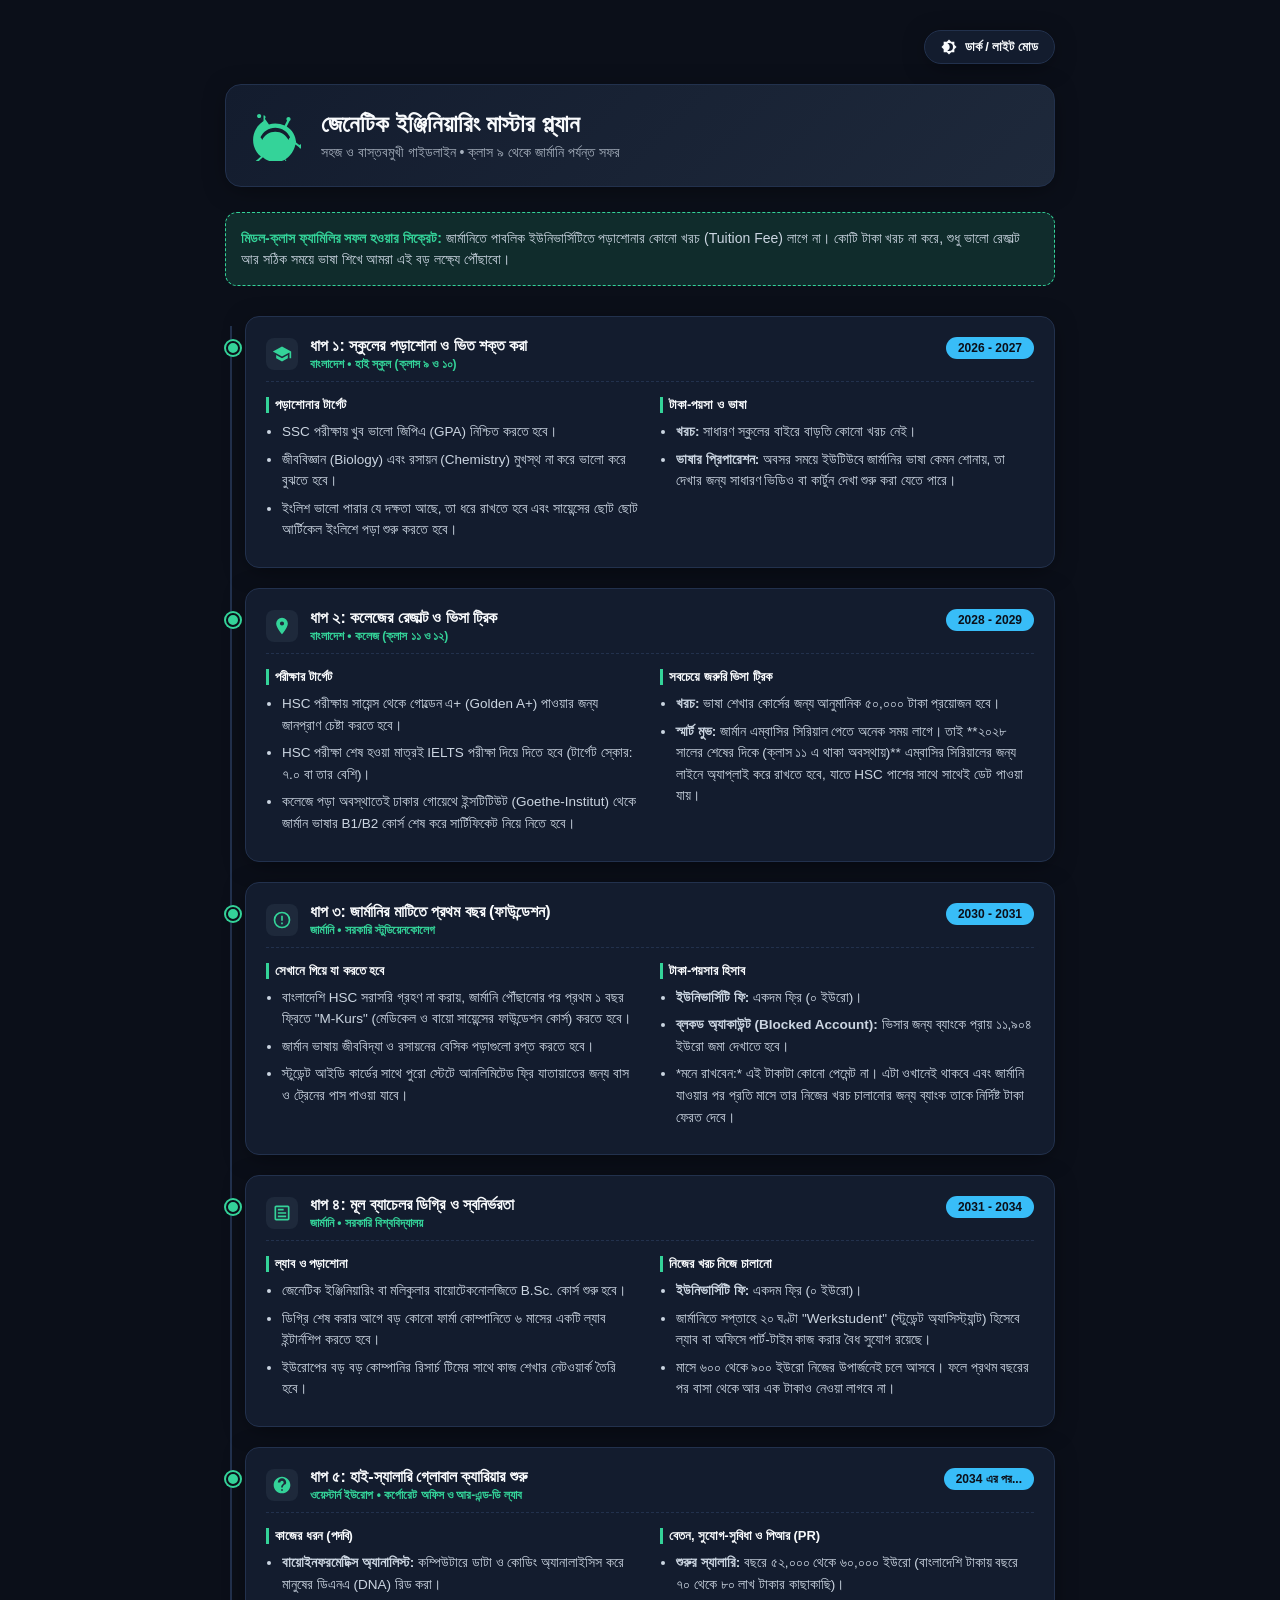
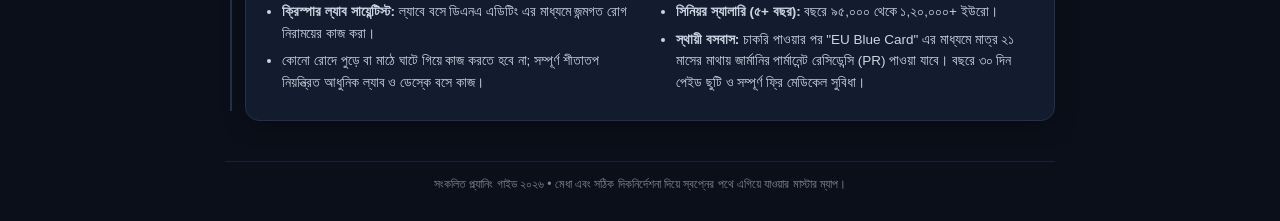
<file: roadmap.html>
<!DOCTYPE html>
<html lang="bn" data-theme="dark">
<head>
    <meta charset="UTF-8">
    <meta name="viewport" content="width=device-width, initial-scale=1.0">
    <title>সহজ গাইড: জেনেটিক ইঞ্জিনিয়ারিং রোডম্যাপ (2026 - 2034+)</title>
    <style>
        /* কালার ও থিম সেটআপ */
        :root[data-theme="light"] {
            --bg: #f8fafc;
            --surface: #ffffff;
            --surface-accent: #f1f5f9;
            --primary: #0f172a;
            --accent: #059669;
            --accent-glow: rgba(5, 150, 105, 0.1);
            --text-main: #334155;
            --text-title: #0f172a;
            --border: #e2e8f0;
            --shadow: 0 4px 20px -2px rgba(15, 23, 42, 0.05);
            --icon-bg: #e2e8f0;
        }

        :root[data-theme="dark"] {
            --bg: #0b0f19;
            --surface: #131c2e;
            --surface-accent: #1e293b;
            --primary: #38bdf8;
            --accent: #34d399;
            --accent-glow: rgba(52, 211, 153, 0.15);
            --text-main: #cbd5e1;
            --text-title: #f8fafc;
            --border: #22314d;
            --shadow: 0 4px 25px -5px rgba(0, 0, 0, 0.5);
            --icon-bg: #1e293b;
        }

        * {
            box-sizing: border-box;
            transition: background-color 0.3s ease, border-color 0.3s ease, color 0.2s ease;
        }

        body {
            font-family: -apple-system, BlinkMacSystemFont, "Segoe UI", Roboto, "SolaimanLipi", "Kalpurush", sans-serif;
            background-color: var(--bg);
            color: var(--text-main);
            margin: 0;
            padding: 20px;
            display: flex;
            justify-content: center;
        }

        .wrapper {
            width: 100%;
            max-width: 850px;
            padding: 10px;
        }

        /* ডার্ক/লাইট মোড বাটন */
        .controls {
            display: flex;
            justify-content: flex-end;
            margin-bottom: 20px;
        }

        .theme-toggle {
            background: var(--surface);
            border: 1px solid var(--border);
            color: var(--text-title);
            padding: 8px 16px;
            border-radius: 20px;
            cursor: pointer;
            font-weight: 600;
            font-size: 13px;
            display: flex;
            align-items: center;
            gap: 8px;
            box-shadow: var(--shadow);
        }

        /* হেডার ডিজাইন */
        header {
            background: linear-gradient(135deg, var(--surface), var(--surface-accent));
            border: 1px solid var(--border);
            border-radius: 16px;
            padding: 25px;
            margin-bottom: 25px;
            box-shadow: var(--shadow);
            position: relative;
            overflow: hidden;
        }

        .header-content {
            display: flex;
            align-items: center;
            gap: 20px;
        }

        .logo-svg {
            width: 50px;
            height: 50px;
            fill: var(--accent);
            flex-shrink: 0;
        }

        header h1 {
            color: var(--text-title);
            margin: 0 0 6px 0;
            font-size: 24px;
            font-weight: 800;
        }

        header p {
            margin: 0;
            font-size: 14px;
            opacity: 0.8;
        }

        /* সহজ সামারি ব্যানার */
        .strategy-banner {
            background: var(--accent-glow);
            border: 1px dashed var(--accent);
            padding: 15px;
            border-radius: 12px;
            margin-bottom: 30px;
            font-size: 14px;
            line-height: 1.5;
        }

        .strategy-banner strong {
            color: var(--accent);
        }

        /* টাইমলাইন লাইনের ডিজাইন */
        .timeline {
            position: relative;
            padding-left: 20px;
        }

        .timeline::before {
            content: '';
            position: absolute;
            left: 5px;
            top: 10px;
            bottom: 10px;
            width: 2px;
            background: var(--border);
        }

        .timeline-card {
            background: var(--surface);
            border: 1px solid var(--border);
            border-radius: 14px;
            padding: 20px;
            margin-bottom: 20px;
            box-shadow: var(--shadow);
            position: relative;
        }

        .timeline-card::before {
            content: '';
            position: absolute;
            left: -20px;
            top: 24px;
            width: 10px;
            height: 10px;
            border-radius: 50%;
            background: var(--accent);
            border: 2px solid var(--bg);
            box-shadow: 0 0 0 2px var(--accent);
        }

        /* কার্ডের ভেতরের হেডার */
        .card-header {
            display: flex;
            justify-content: space-between;
            align-items: flex-start;
            flex-wrap: wrap;
            gap: 10px;
            margin-bottom: 15px;
            border-bottom: 1px dashed var(--border);
            padding-bottom: 10px;
        }

        .card-title-group {
            display: flex;
            align-items: center;
            gap: 12px;
        }

        .card-icon {
            width: 32px;
            height: 32px;
            background: var(--icon-bg);
            border-radius: 8px;
            display: flex;
            align-items: center;
            justify-content: center;
            padding: 6px;
        }

        .card-icon svg {
            fill: var(--accent);
            width: 100%;
            height: 100%;
        }

        .card-title {
            font-size: 16px;
            font-weight: 700;
            color: var(--text-title);
            margin: 0;
        }

        .card-location {
            font-size: 12px;
            font-weight: 600;
            color: var(--accent);
            margin: 2px 0 0 0;
        }

        .year-badge {
            background: var(--primary);
            color: var(--bg);
            padding: 4px 12px;
            border-radius: 20px;
            font-size: 12px;
            font-weight: 700;
        }

        /* দুই কলামের বডি ডাটা */
        .card-body {
            display: grid;
            grid-template-columns: 1fr 1fr;
            gap: 20px;
        }

        .data-section h4 {
            margin: 0 0 8px 0;
            font-size: 13px;
            font-weight: 700;
            color: var(--text-title);
            border-left: 3px solid var(--accent);
            padding-left: 6px;
        }

        .data-section ul {
            margin: 0;
            padding-left: 16px;
            font-size: 13.5px;
            line-height: 1.6;
        }

        .data-section ul li {
            margin-bottom: 6px;
        }

        footer {
            margin-top: 40px;
            border-top: 1px solid var(--border);
            padding-top: 15px;
            text-align: center;
            font-size: 12px;
            opacity: 0.6;
        }

        /* মোবাইল স্ক্রিনের জন্য অপটিমাইজেশন */
        @media (max-width: 768px) {
            body { padding: 10px; }
            header { padding: 20px; }
            .card-body { grid-template-columns: 1fr; gap: 15px; }
            .card-header { flex-direction: column; align-items: flex-start; }
        }

        /* প্রিন্ট করার জন্য স্পেশাল সিএসএস */
        @media print {
            .controls { display: none !important; }
            body { background-color: #ffffff !important; color: #000000 !important; padding: 0; }
            header, .timeline-card { background: #ffffff !important; border: 1px solid #b5b5b5 !important; box-shadow: none !important; margin-bottom: 15px !important; }
            .year-badge { background: #000000 !important; color: #ffffff !important; -webkit-print-color-adjust: exact; print-color-adjust: exact; }
            .card-body { grid-template-columns: 1fr 1fr !important; }
            .timeline::before { background: #b5b5b5 !important; }
            .strategy-banner { border: 1px solid #b5b5b5 !important; background: transparent !important; color: #000000 !important; }
        }
    </style>
</head>
<body>

<div class="wrapper">
    <!-- থিম চেঞ্জার বাটন -->
    <div class="controls">
        <button class="theme-toggle" onclick="toggleTheme()">
            <svg style="width:16px;height:16px;fill:currentColor;" viewBox="0 0 24 24"><path d="M12,18C11.11,18 10.26,17.8 9.5,17.45C11.56,16.5 13,14.42 13,12C13,9.58 11.56,7.5 9.5,6.55C10.26,6.2 11.11,6 12,6A6,6 0 0,1 18,12A6,6 0 0,1 12,18M20,8.69V4H15.31L12,0.69L8.69,4H4V8.69L0.69,12L4,15.31V20H8.69L12,23.31L15.31,20H20V15.31L23.31,12L20,8.69Z"/></svg>
            <span>ডার্ক / লাইট মোড</span>
        </button>
    </div>

    <!-- মেইন হেডার -->
    <header>
        <div class="header-content">
            <!-- ডিএনএ আইকন -->
            <svg class="logo-svg" viewBox="0 0 24 24">
                <path d="M6,2C6.55,2 7,2.45 7,3C7,3.3 6.86,3.55 6.65,3.73L8.62,6.44C9.57,6.15 10.6,6 11.66,6C13.25,6 14.77,6.34 16.14,6.96L17.35,4.54C17.13,4.41 17,4.17 17,3.9C17,3.35 17.45,2.9 18,2.9C18.55,2.9 19,3.35 19,3.9C19,4.28 18.78,4.6 18.47,4.76L17.15,7.39C19.78,9.05 21.5,11.89 21.65,15.17L23.18,16.32C23.4,16.12 23.69,16 24,16C24.55,16 25,16.45 25,17C25,17.55 24.55,18 24,18C23.57,18 23.21,17.73 23.07,17.36L21.32,16.05C20.67,19.04 18.96,21.6 16.5,23.16L17.43,24.71C17.6,24.64 17.79,24.6 18,24.6C18.55,24.6 19,25.05 19,25.6C19,26.15 18.55,26.6 18,26.6C17.45,26.6 17,26.15 17,25.6C17,25.39 17.06,25.2 17.17,25.04L16.18,23.4C14.81,24.1 13.28,24.5 11.66,24.5C9.4,24.5 7.31,23.63 5.73,22.19L3.91,23.73C4.09,23.9 4.2,24.14 4.2,24.4C4.2,24.95 3.75,25.4 3.2,25.4C2.65,25.4 2.2,24.95 2.2,24.4C2.2,23.97 2.47,23.61 2.84,23.47L4.76,21.84C2.47,19.92 1,17.1 1,13.9C1,10.14 2.93,6.84 5.86,4.92L4.62,3.2C4.42,3.33 4.17,3.4 3.9,3.4C3.35,3.4 2.9,2.95 2.9,2.4C2.9,1.85 3.35,1.4 3.9,1.4C4.45,1.4 4.9,1.85 4.9,2.4C4.9,2.68 4.79,2.93 4.6,3.1L5.89,4.89C6,4.86 6,4.83 6,4.8V2M11.66,8C8.5,8 5.75,9.9 4.54,12.65C4.95,12.97 5.25,13.43 5.36,13.97C6.44,11.68 8.85,10 11.66,10C14.47,10 16.88,11.68 17.96,13.97C18.07,13.43 18.37,12.97 18.78,12.65C17.57,9.9 14.82,8 11.66,8Z"/>
            </svg>
            <div>
                <h1>জেনেটিক ইঞ্জিনিয়ারিং মাস্টার প্ল্যান</h1>
                <p>সহজ ও বাস্তবমুখী গাইডলাইন &bull; ক্লাস ৯ থেকে জার্মানি পর্যন্ত সফর</p>
            </div>
        </div>
    </header>

    <!-- সহজে বোঝার জন্য মেইন আইডিয়া -->
    <div class="strategy-banner">
        <strong>মিডল-ক্লাস ফ্যামিলির সফল হওয়ার সিক্রেট:</strong> জার্মানিতে পাবলিক ইউনিভার্সিটিতে পড়াশোনার কোনো খরচ (Tuition Fee) লাগে না। কোটি টাকা খরচ না করে, শুধু ভালো রেজাল্ট আর সঠিক সময়ে ভাষা শিখে আমরা এই বড় লক্ষ্যে পৌঁছাবো।
    </div>

    <!-- টাইমলাইন শুরু -->
    <div class="timeline">

        <!-- ধাপ ১ -->
        <div class="timeline-card">
            <div class="card-header">
                <div class="card-title-group">
                    <div class="card-icon">
                        <svg viewBox="0 0 24 24"><path d="M12,3L1,9L12,15L21,10.09V17H23V9M5,13.18V17.18L12,21L19,17.18V13.18L12,17L5,13.18Z"/></svg>
                    </div>
                    <div>
                        <h3 class="card-title">ধাপ ১: স্কুলের পড়াশোনা ও ভিত শক্ত করা</h3>
                        <p class="card-location">বাংলাদেশ &bull; হাই স্কুল (ক্লাস ৯ ও ১০)</p>
                    </div>
                </div>
                <span class="year-badge">2026 - 2027</span>
            </div>
            <div class="card-body">
                <div class="data-section">
                    <h4>পড়াশোনার টার্গেট</h4>
                    <ul>
                        <li>SSC পরীক্ষায় খুব ভালো জিপিএ (GPA) নিশ্চিত করতে হবে।</li>
                        <li>জীববিজ্ঞান (Biology) এবং রসায়ন (Chemistry) মুখস্থ না করে ভালো করে বুঝতে হবে।</li>
                        <li>ইংলিশ ভালো পারার যে দক্ষতা আছে, তা ধরে রাখতে হবে এবং সায়েন্সের ছোট ছোট আর্টিকেল ইংলিশে পড়া শুরু করতে হবে।</li>
                    </ul>
                </div>
                <div class="data-section">
                    <h4>টাকা-পয়সা ও ভাষা</h4>
                    <ul>
                        <li><strong>খরচ:</strong> সাধারণ স্কুলের বাইরে বাড়তি কোনো খরচ নেই।</li>
                        <li><strong>ভাষার প্রিপারেশন:</strong> অবসর সময়ে ইউটিউবে জার্মানির ভাষা কেমন শোনায়, তা দেখার জন্য সাধারণ ভিডিও বা কার্টুন দেখা শুরু করা যেতে পারে।</li>
                    </ul>
                </div>
            </div>
        </div>

        <!-- ধাপ ২ -->
        <div class="timeline-card">
            <div class="card-header">
                <div class="card-title-group">
                    <div class="card-icon">
                        <svg viewBox="0 0 24 24"><path d="M12,11.5A2.5,2.5 0 0,1 9.5,9A2.5,2.5 0 0,1 12,6.5A2.5,2.5 0 0,1 14.5,9A2.5,2.5 0 0,1 12,11.5M12,2A7,7 0 0,0 5,9C5,14.25 12,22 12,22C12,22 19,14.25 19,9A7,7 0 0,0 12,2Z"/></svg>
                    </div>
                    <div>
                        <h3 class="card-title">ধাপ ২: কলেজের রেজাল্ট ও ভিসা ট্রিক</h3>
                        <p class="card-location">বাংলাদেশ &bull; কলেজ (ক্লাস ১১ ও ১২)</p>
                    </div>
                </div>
                <span class="year-badge">2028 - 2029</span>
            </div>
            <div class="card-body">
                <div class="data-section">
                    <h4>পরীক্ষার টার্গেট</h4>
                    <ul>
                        <li>HSC পরীক্ষায় সায়েন্স থেকে গোল্ডেন এ+ (Golden A+) পাওয়ার জন্য জানপ্রাণ চেষ্টা করতে হবে।</li>
                        <li>HSC পরীক্ষা শেষ হওয়া মাত্রই IELTS পরীক্ষা দিয়ে দিতে হবে (টার্গেট স্কোর: ৭.০ বা তার বেশি)।</li>
                        <li>কলেজে পড়া অবস্থাতেই ঢাকার গোয়েথে ইন্সটিটিউট (Goethe-Institut) থেকে জার্মান ভাষার B1/B2 কোর্স শেষ করে সার্টিফিকেট নিয়ে নিতে হবে।</li>
                    </ul>
                </div>
                <div class="data-section">
                    <h4>সবচেয়ে জরুরি ভিসা ট্রিক</h4>
                    <ul>
                        <li><strong>খরচ:</strong> ভাষা শেখার কোর্সের জন্য আনুমানিক ৫০,০০০ টাকা প্রয়োজন হবে।</li>
                        <li><strong>স্মার্ট মুভ:</strong> জার্মান এম্বাসির সিরিয়াল পেতে অনেক সময় লাগে। তাই **২০২৮ সালের শেষের দিকে (ক্লাস ১১ এ থাকা অবস্থায়)** এম্বাসির সিরিয়ালের জন্য লাইনে অ্যাপ্লাই করে রাখতে হবে, যাতে HSC পাশের সাথে সাথেই ডেট পাওয়া যায়।</li>
                    </ul>
                </div>
            </div>
        </div>

        <!-- ধাপ ৩ -->
        <div class="timeline-card">
            <div class="card-header">
                <div class="card-title-group">
                    <div class="card-icon">
                        <svg viewBox="0 0 24 24"><path d="M12,22A10,10 0 1,1 22,12A10,10 0 0,1 12,22M12,4A8,8 0 1,0 20,12A8,8 0 0,0 12,4M11,7H13V13H11V7M11,15H13V17H11V15Z"/></svg>
                    </div>
                    <div>
                        <h3 class="card-title">ধাপ ৩: জার্মানির মাটিতে প্রথম বছর (ফাউন্ডেশন)</h3>
                        <p class="card-location">জার্মানি &bull; সরকারি স্টুডিয়েনকোলেগ</p>
                    </div>
                </div>
                <span class="year-badge">2030 - 2031</span>
            </div>
            <div class="card-body">
                <div class="data-section">
                    <h4>সেখানে গিয়ে যা করতে হবে</h4>
                    <ul>
                        <li>বাংলাদেশি HSC সরাসরি গ্রহণ না করায়, জার্মানি পৌঁছানোর পর প্রথম ১ বছর ফ্রিতে "M-Kurs" (মেডিকেল ও বায়ো সায়েন্সের ফাউন্ডেশন কোর্স) করতে হবে।</li>
                        <li>জার্মান ভাষায় জীববিদ্যা ও রসায়নের বেসিক পড়াগুলো রপ্ত করতে হবে।</li>
                        <li>স্টুডেন্ট আইডি কার্ডের সাথে পুরো স্টেটে আনলিমিটেড ফ্রি যাতায়াতের জন্য বাস ও ট্রেনের পাস পাওয়া যাবে।</li>
                    </ul>
                </div>
                <div class="data-section">
                    <h4>টাকা-পয়সার হিসাব</h4>
                    <ul>
                        <li><strong>ইউনিভার্সিটি ফি:</strong> একদম ফ্রি (০ ইউরো)।</li>
                        <li><strong>ব্লকড অ্যাকাউন্ট (Blocked Account):</strong> ভিসার জন্য ব্যাংকে প্রায় ১১,৯০৪ ইউরো জমা দেখাতে হবে।</li>
                        <li>*মনে রাখবেন:* এই টাকাটা কোনো পেমেন্ট না। এটা ওখানেই থাকবে এবং জার্মানি যাওয়ার পর প্রতি মাসে তার নিজের খরচ চালানোর জন্য ব্যাংক তাকে নির্দিষ্ট টাকা ফেরত দেবে।</li>
                    </ul>
                </div>
            </div>
        </div>

        <!-- ধাপ ৪ -->
        <div class="timeline-card">
            <div class="card-header">
                <div class="card-title-group">
                    <div class="card-icon">
                        <svg viewBox="0 0 24 24"><path d="M19,3H5C3.89,3 3,3.89 3,5V19C3,20.1 3.89,21 5,21H19C20.1,21 21,20.1 21,19V5C21,3.89 20.1,3 19,3M19,19H5V5H19V19M17,17H7V15H17V17M17,13H7V11H17V13M14,9H7V7H14V9Z"/></svg>
                    </div>
                    <div>
                        <h3 class="card-title">ধাপ ৪: মূল ব্যাচেলর ডিগ্রি ও স্বনির্ভরতা</h3>
                        <p class="card-location">জার্মানি &bull; সরকারি বিশ্ববিদ্যালয়</p>
                    </div>
                </div>
                <span class="year-badge">2031 - 2034</span>
            </div>
            <div class="card-body">
                <div class="data-section">
                    <h4>ল্যাব ও পড়াশোনা</h4>
                    <ul>
                        <li>জেনেটিক ইঞ্জিনিয়ারিং বা মলিকুলার বায়োটেকনোলজিতে B.Sc. কোর্স শুরু হবে।</li>
                        <li>ডিগ্রি শেষ করার আগে বড় কোনো ফার্মা কোম্পানিতে ৬ মাসের একটি ল্যাব ইন্টার্নশিপ করতে হবে।</li>
                        <li>ইউরোপের বড় বড় কোম্পানির রিসার্চ টিমের সাথে কাজ শেখার নেটওয়ার্ক তৈরি হবে।</li>
                    </ul>
                </div>
                <div class="data-section">
                    <h4>নিজের খরচ নিজে চালানো</h4>
                    <ul>
                        <li><strong>ইউনিভার্সিটি ফি:</strong> একদম ফ্রি (০ ইউরো)।</li>
                        <li>জার্মানিতে সপ্তাহে ২০ ঘণ্টা "Werkstudent" (স্টুডেন্ট অ্যাসিস্ট্যান্ট) হিসেবে ল্যাব বা অফিসে পার্ট-টাইম কাজ করার বৈধ সুযোগ রয়েছে।</li>
                        <li>মাসে ৬০০ থেকে ৯০০ ইউরো নিজের উপার্জনেই চলে আসবে। ফলে প্রথম বছরের পর বাসা থেকে আর এক টাকাও নেওয়া লাগবে না।</li>
                    </ul>
                </div>
            </div>
        </div>

        <!-- ধাপ ৫ -->
        <div class="timeline-card">
            <div class="card-header">
                <div class="card-title-group">
                    <div class="card-icon">
                        <svg viewBox="0 0 24 24"><path d="M12 2C6.48 2 2 6.48 2 12s4.48 10 10 10 10-4.48 10-10S17.52 2 12 2zm1 17h-2v-2h2v2zm2.07-7.75l-.9.92C13.45 12.9 13 13.5 13 15h-2v-.5c0-1.1.45-2.1 1.17-2.83l1.24-1.26c.37-.36.59-.86.59-1.41 0-1.1-.9-2-2-2s-2 .9-2 2H7c0-2.76 2.24-5 5-5s5 2.24 5 5c0 1.04-.42 1.99-1.07 2.25z"/></svg>
                    </div>
                    <div>
                        <h3 class="card-title">ধাপ ৫: হাই-স্যালারি গ্লোবাল ক্যারিয়ার শুরু</h3>
                        <p class="card-location">ওয়েস্টার্ন ইউরোপ &bull; কর্পোরেট অফিস ও আর-এন্ড-ডি ল্যাব</p>
                    </div>
                </div>
                <span class="year-badge">2034 এর পর...</span>
            </div>
            <div class="card-body">
                <div class="data-section">
                    <h4>কাজের ধরন (পদবি)</h4>
                    <ul>
                        <li><strong>বায়োইনফরমেটিক্স অ্যানালিস্ট:</strong> কম্পিউটারে ডাটা ও কোডিং অ্যানালাইসিস করে মানুষের ডিএনএ (DNA) রিড করা।</li>
                        <li><strong>ক্রিস্পার ল্যাব সায়েন্টিস্ট:</strong> ল্যাবে বসে ডিএনএ এডিটিং এর মাধ্যমে জন্মগত রোগ নিরাময়ের কাজ করা।</li>
                        <li>কোনো রোদে পুড়ে বা মাঠে ঘাটে গিয়ে কাজ করতে হবে না; সম্পূর্ণ শীতাতপ নিয়ন্ত্রিত আধুনিক ল্যাব ও ডেস্কে বসে কাজ।</li>
                    </ul>
                </div>
                <div class="data-section">
                    <h4>বেতন, সুযোগ-সুবিধা ও পিআর (PR)</h4>
                    <ul>
                        <li><strong>শুরুর স্যালারি:</strong> বছরে ৫২,০০০ থেকে ৬০,০০০ ইউরো (বাংলাদেশি টাকায় বছরে ৭০ থেকে ৮০ লাখ টাকার কাছাকাছি)।</li>
                        <li><strong>সিনিয়র স্যালারি (৫+ বছর):</strong> বছরে ৯৫,০০০ থেকে ১,২০,০০০+ ইউরো।</li>
                        <li><strong>স্থায়ী বসবাস:</strong> চাকরি পাওয়ার পর "EU Blue Card" এর মাধ্যমে মাত্র ২১ মাসের মাথায় জার্মানির পার্মানেন্ট রেসিডেন্সি (PR) পাওয়া যাবে। বছরে ৩০ দিন পেইড ছুটি ও সম্পূর্ণ ফ্রি মেডিকেল সুবিধা।</li>
                    </ul>
                </div>
            </div>
        </div>

    </div>

    <footer>
        সংকলিত প্ল্যানিং গাইড ২০২৬ &bull; মেধা এবং সঠিক দিকনির্দেশনা দিয়ে স্বপ্নের পথে এগিয়ে যাওয়ার মাস্টার ম্যাপ।
    </footer>
</div>

<script>
    // ডার্ক এবং লাইট মোড পরিবর্তনের স্ক্রিপ্ট
    function toggleTheme() {
        const root = document.documentElement;
        const currentTheme = root.getAttribute('data-theme');
        const newTheme = currentTheme === 'dark' ? 'light' : 'dark';
        root.setAttribute('data-theme', newTheme);
    }
</script>
</body>
</html>
</file>
